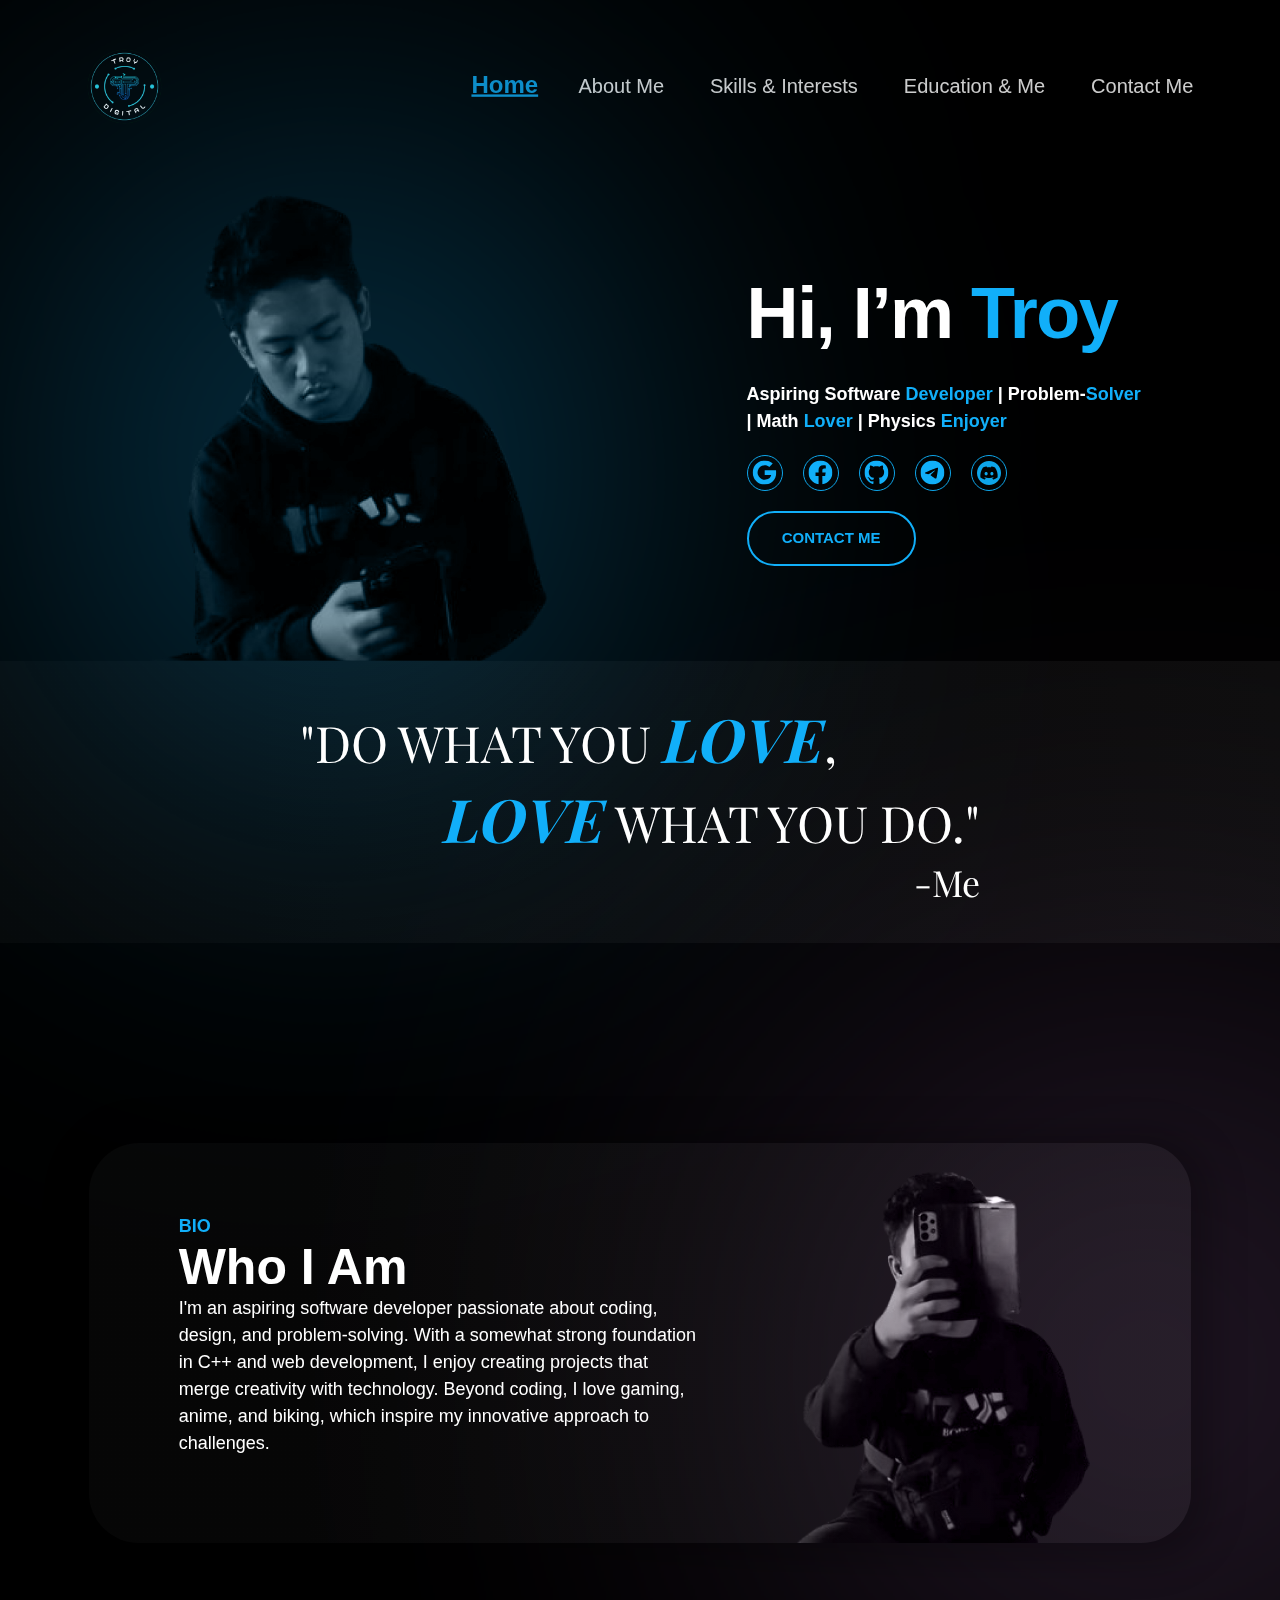
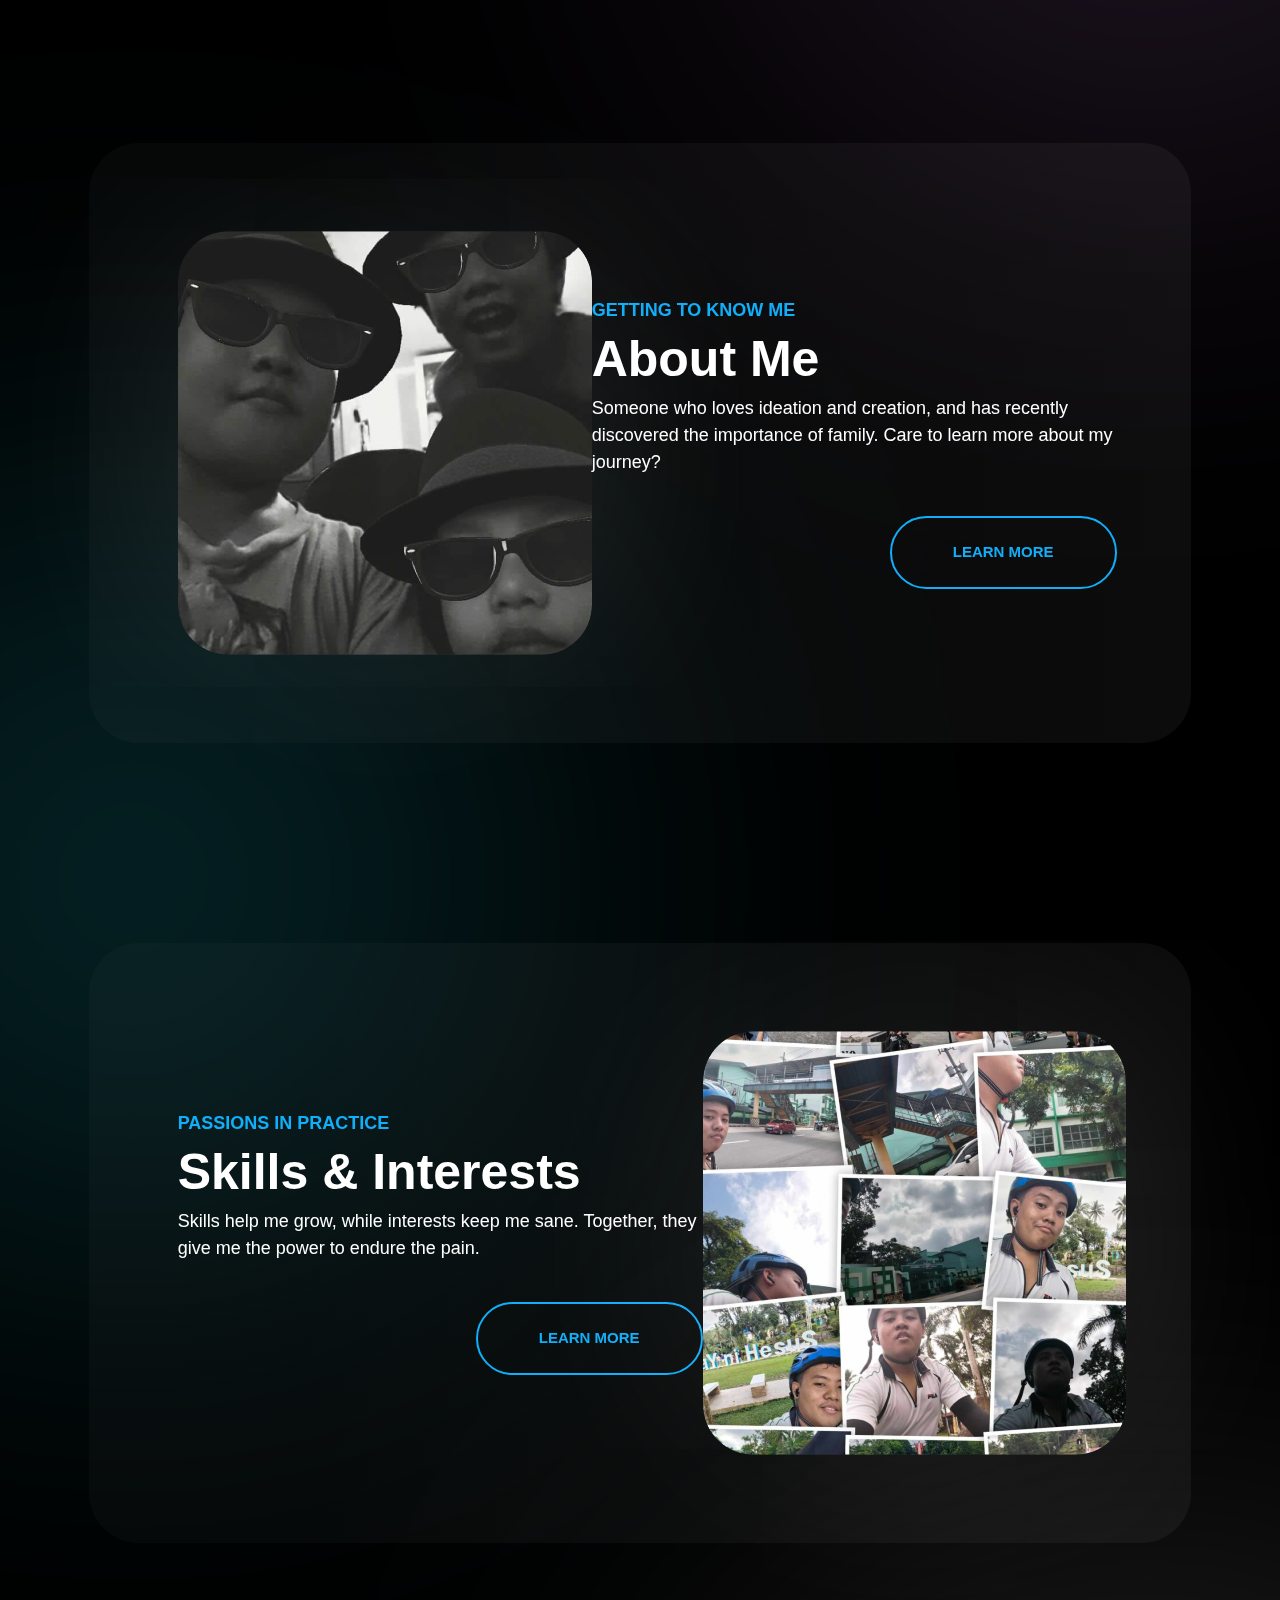
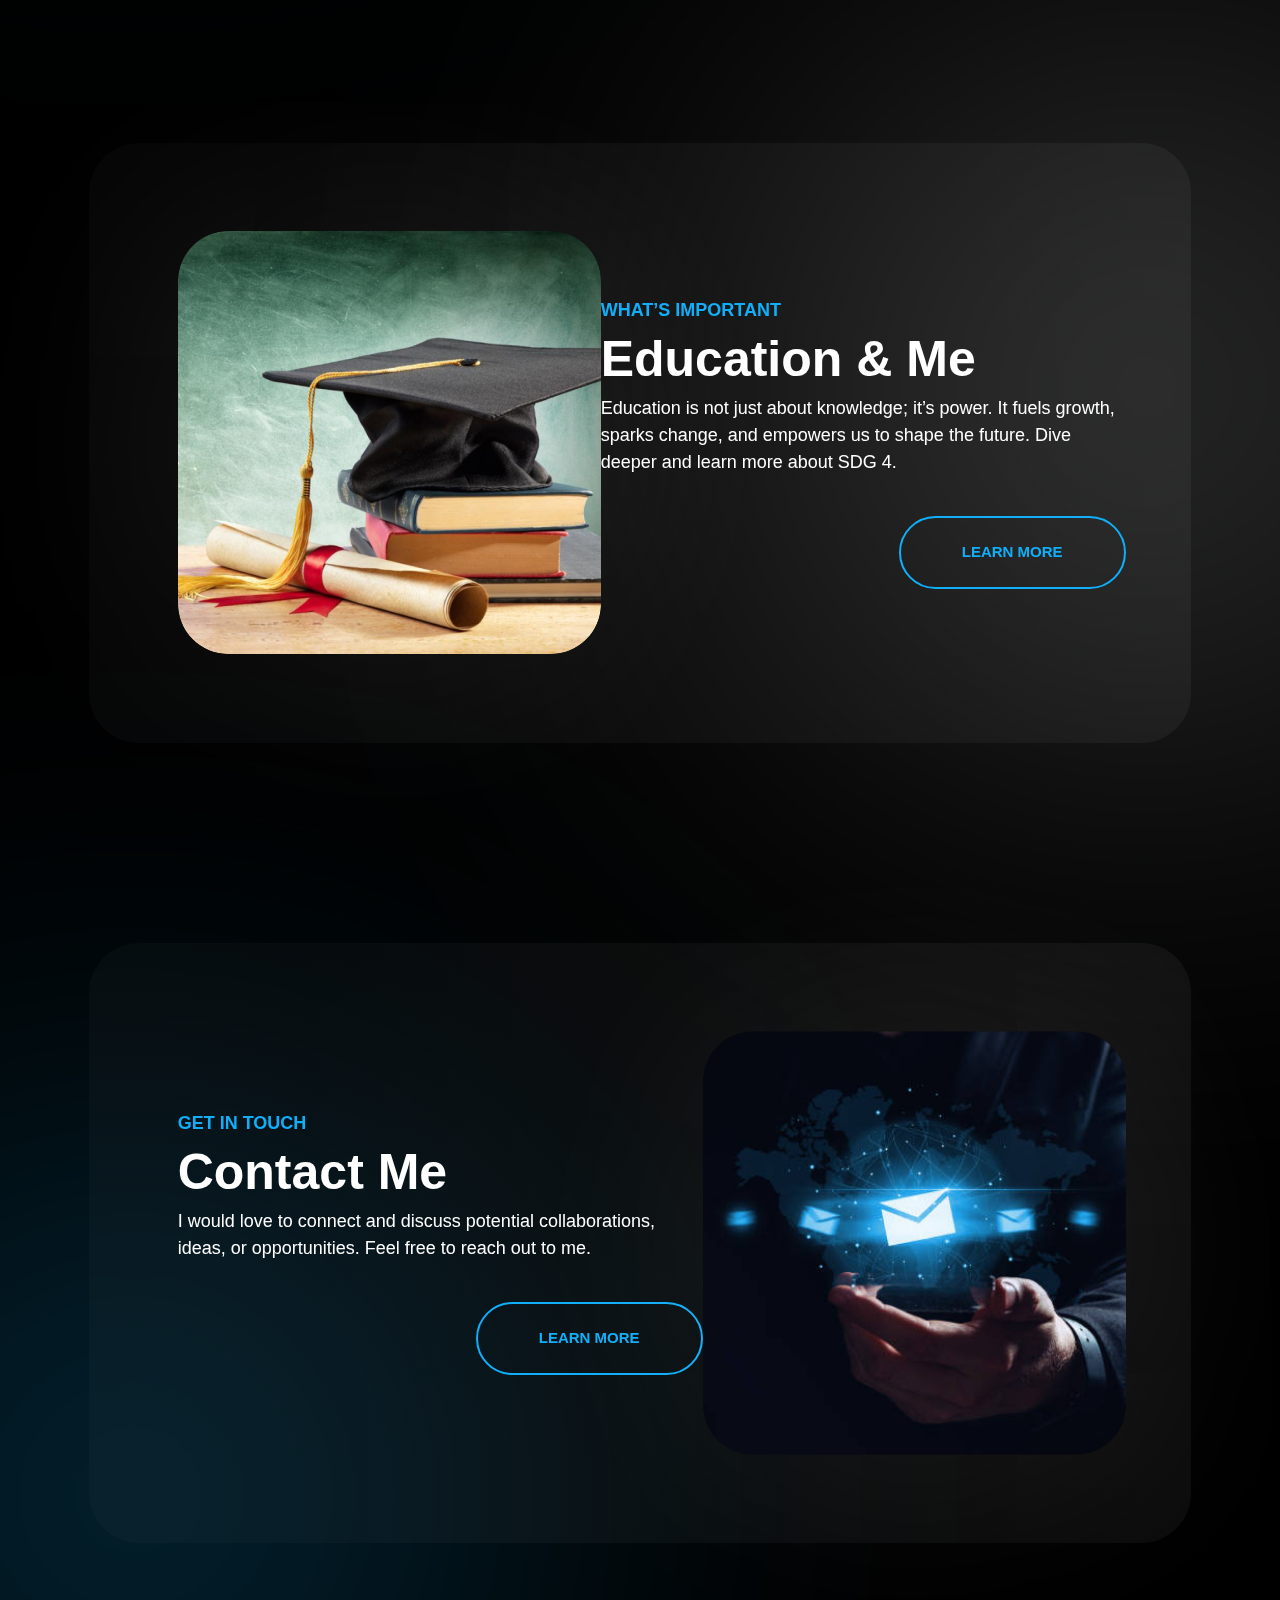
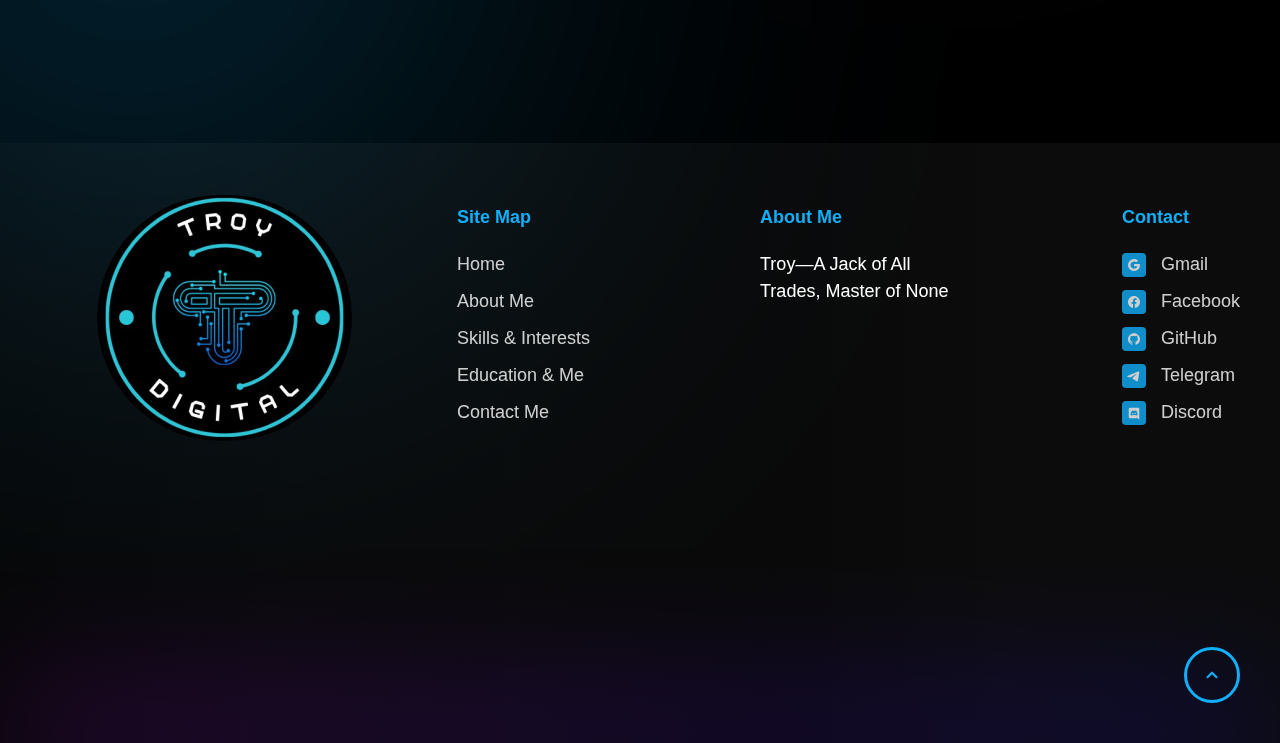
<file: index.html>
<!DOCTYPE html>
<html lang="en">
<head>
    <meta charset="UTF-8">
    <meta http-equiv="X-UA-Compatible" content="IE=edge">
    <meta name="viewport" content="width=device-width, initial-scale=1.0">
    <link rel="stylesheet" href="styles/home.css">
    <link rel="shortcut icon" href="images/homePics/troyLogo2.png" type="image/x-icon">
    <link rel="preconnect" href="https://fonts.googleapis.com">
    <link rel="preconnect" href="https://fonts.gstatic.com" crossorigin>
    <link href="https://fonts.googleapis.com/css2?family=Playfair+Display:ital,wght@0,400..900;1,400..900&family=Roboto:ital,wght@0,100;0,300;0,400;0,500;0,700;0,900;1,100;1,300;1,400;1,500;1,700;1,900&display=swap" rel="stylesheet">

    <title>Portfolio</title>
</head>
<body>
    <script src="scripts/home.js"></script>
    <div id="RectangleDesignBottom"></div>
    <div class="circleDesign" id="cd1"></div>
    <div class="circleDesign" id="cd2"></div>
    <div class="circleDesign" id="cd3"></div>
    <div class="circleDesign" id="cd4"></div>
    <div id="NavigationSection">
        <img id="TroyLogoNav" src="images/homePics/logoTroy.png" />
        <nav id="NavBar">
            <a class="NavLink" id="NavLinkSelected"><div >Home</div></a>
            <a class="NavLink" href="aboutMe.html"><div>About Me</div></a>
            <a class="NavLink" href="S&I.html"><div>Skills &amp; Interests</div></a>
            <a class="NavLink" href="SDG.html"><div>Education &amp; Me</div></a>
            <a class="NavLink" href="ContactMe.html"><div>Contact Me</div></a>
        </nav>
    </div>
    <div id="HeroSection">
        <div id="TroyHeroPicBg"></div>
        <img id="TroyHeroPic" src="images/homePics/troyPic.png" />
        <div id="HeroContent">
            <span class="Heading1">Hi, I’m <span class="BlueText">Troy</span></span>
            <div id="HeroText">
                <p class="BodyHero">Aspiring Software <span class="BlueText">Developer</span> | Problem-<span class="BlueText">Solver</span><br>
                | Math <span class="BlueText">Lover</span> | Physics <span class="BlueText">Enjoyer</span></span></p>
            </div>
            <div id="HeroLinks">
                <a target="_blank" href="mailto:menardtroyf@gmail.com" class="HeroIcon buttonClickable"><img  src="images/homePics/GoogleIcon.svg"/></a>
                <a target="_blank" href="https://www.facebook.com/menardtroy.fernandez.5/" class="HeroIcon buttonClickable"><img src="images/homePics/FacebookIcon.svg"/></a>
                <a target="_blank" href="https://github.com/Trill1um" class="HeroIcon buttonClickable"><img src="images/homePics/GitHubIcon.svg"/></a>
                <a target="_blank" href="https://t.me/illiumm" class="HeroIcon buttonClickable"><img src="images/homePics/TelegramIcon.svg"/></a>
                <a target="_blank" href="https://discord.com/users/ilium404" class="HeroIcon buttonClickable"><img src="images/homePics/DiscordIcon.png"/></a>
            </div>
            <div id="HeroButton" class="buttonClickable">
                <p class="ButtonText">Contact Me</p>
            </div>
        </div>
    </div>
    <div id="QuoteSection">
        <div id="quote">
            <pre id="quoteText">"DO WHAT YOU <span class="quoteLove">Love</span>,
            <span class="quoteLove">LOVE</span> WHAT YOU DO."</pre>
            <div id="quoteMeSection">
                <p id="quoteMe">-Me</p>
            </div>
        </div>
        
    </div>
    <div id="BodySection">
        <div id="BioSection">
            <div id="BioContent">
                <div class="Subheading">BIO</div>
                <div class="Heading2">Who I am</div>
                <div id="bioText" class="BodyText">
                    I&#039;m an aspiring software developer passionate about coding, design, and problem-solving. With a somewhat strong foundation in C++ and web development, I enjoy creating projects that merge creativity with technology. Beyond coding, I love gaming, anime, and biking, which inspire my innovative approach to challenges.
                </div>
            </div>
            <img id="troyPic2" src="images/homePics/troyPic2.png" />
        </div>
        <div id="AboutMeSection" class="Sections">
            <img id="aboutMePic" class="sectionPic" src="images/homePics/AboutMePic.png" />
            <div class="sectionContent">
                <div class="sectionText">
                    <div id="aboutMeTextSub" class="Subheading">GETTING TO KNOW ME</div>
                    <div id="aboutMeTextHead" class="Heading2">About Me</div>
                    <div id="aboutMeTextBody" class="BodyText">
                        Someone who loves ideation and creation, and has recently discovered
                        the importance of family. Care to learn more about my journey?
                    </div>
                </div>
                <div class="sectionButtonBox">
                    <div class="sectionButton buttonClickable" onclick="window.location.href='aboutMe.html'">
                        <div class="ButtonText">learn more</div>
                    </div>
                </div>
            </div>
        </div>
        <div id="SkillsAndInterests" class="Sections">
            <img id="SAndIPic" class="sectionPic" src="images/homePics/SAndIPic.png" />
            <div class="sectionContent">
                <div class="sectionText">
                    <div id="SAndITextSub" class="Subheading">Passions in Practice</div>
                    <div id="SAndITextHead" class="Heading2">Skills & interests</div>
                    <div id="SAndITextBody" class="BodyText">
                        Skills help me grow, while interests keep me sane. Together, they give me the power to endure the pain.
                    </div>
                </div>
                <div class="sectionButtonBox">
                    <div class="sectionButton buttonClickable" onclick="window.location.href='S&I.html'">
                        <div class="ButtonText">learn more</div>
                    </div>
                </div>
            </div>
        </div>
        <div id="EducationAndMe" class="Sections">
            <img id="EAMPic" class="sectionPic" src="images/homePics/EducationAndMePic.png" />
            <div class="sectionContent">
                <div class="sectionText">
                    <div id="EAMTextSub" class="Subheading">What’s Important</div>
                    <div id="EAMTextHead" class="Heading2">Education & Me</div>
                    <div id="EAMTextBody" class="BodyText">
                        Education is not just about knowledge; it’s power. It fuels growth, sparks change, and empowers us to shape the future. Dive deeper and learn more about SDG 4.
                    </div>
                </div>
                <div class="sectionButtonBox">
                    <div class="sectionButton buttonClickable" onclick="window.location.href='SDG.html'">
                        <div class="ButtonText">learn more</div>
                    </div>
                </div>
            </div>
        </div>
        <div id="ContactMe" class="Sections">
        <img id="CMPic" class="sectionPic" src="images/homePics/ContactMePic.png" />
        <div class="sectionContent">
            <div class="sectionText">
                <div id="CMTextSub" class="Subheading">Get in touch</div>
                <div id="CMTextHead" class="Heading2">Contact Me</div>
                <div id="CMTextBody" class="BodyText">I would love to connect and discuss potential collaborations, ideas, or opportunities. Feel free to reach out to me.</div>
            </div>
            <div class="sectionButtonBox">
                <div class="sectionButton buttonClickable" onclick="window.location.href='ContactMe.html'">
                    <div class="ButtonText">learn more</div>
                </div>
            </div>
        </div>
        </div>
    </div>
    <div id="FooterSection">
        <div id="footerContent">
            <img id="troyLogo2" src="images/homePics/troyLogo2.png" />
            <div id="footerTexts">
                <div class="footerTextsSections" id="footerTextsSitemap">
                    <div class="BodyHero BlueText SubSectionsLabel" id="siteMapLabel">Site Map</div>
                    <div class="BodyText footerTextsBodyBox">
                        <div class="SubSections" id="siteMapHome">Home</div>
                        <div onclick="window.location.href='aboutMe.html'" class="SubSections" id="siteMapAboutMe">About Me</div>
                        <div onclick="window.location.href='S&I.html'" class="SubSections" id="siteMaSI">Skills &amp; Interests</div>
                        <div onclick="window.location.href='SDG.html'" class="SubSections" id="siteMapEducationMe">Education &amp; Me</div>
                        <div onclick="window.location.href='ContactMe.html'" class="SubSections" id="siteMapContactMe">Contact Me</div>
                    </div>
                    
                </div>
                <div class="footerTextsSections" id="footerTextsAboutme">
                    <div class="BodyHero BlueText SubSectionsLabel" id="aboutMeLabel">About Me</div>
                    <div class="BodyText footerTextBody">
                        Troy—A Jack of All Trades, Master of None
                    </div>
                </div>
                <div class="footerTextsSections" id="footerTextsContact">
                    <div class="BodyHero BlueText SubSectionsLabel" id="contactLabel">Contact</div>
                    <div class="footerTextsBodyBox">
                        <div class="SubSections">
                            <a target="_blank" href="mailto:menardtroyf@gmail.com"><img src="images/homePics/FooterGoogleIcon.svg" /></a>
                            <a target="_blank" href="mailto:menardtroyf@gmail.com"><div class="BodyText footerTextBody">Gmail</div></a>
                        </div>
                        <div class="SubSections">
                            <a target="_blank" href="https://www.facebook.com/menardtroy.fernandez.5/"><img src="images/homePics/FooterFacebookIcon.svg" /></a>
                            <a target="_blank" href="https://www.facebook.com/menardtroy.fernandez.5/"><div class="BodyText footerTextBody">Facebook</div></a>
                        </div>
                        <div class="SubSections">
                            <a target="_blank" href="https://github.com/Trill1um"><img src="images/homePics/FooterGitHubIcon.svg" /></a>
                            <a target="_blank" href="https://github.com/Trill1um"><div class="BodyText footerTextBody">GitHub</div></a>
                        </div>
                        <div class="SubSections">
                            <a target="_blank" href="https://t.me/illiumm"><img src="images/homePics/FooterTelegramIcon.svg" /></a>
                            <a target="_blank" href="https://t.me/illiumm"><div class="BodyText footerTextBody">Telegram</div></a>
                        </div>
                        <div class="SubSections">
                            <a target="_blank" href="https://discord.com/users/ilium404"><img src="images/homePics/FooterDiscordIcon.svg" /></a>
                            <a target="_blank" href="https://discord.com/users/ilium404"><div class="BodyText footerTextBody">Discord</div></a>
                        </div>
                    </div>
                </div>
            </div>
        </div>
        <div id="footerBacktoTopButton" onclick="scrollToTop()">
            <img id="footerBackUpButtonImg" src="images/homePics/footerArrowButton.svg" />
        </div>
    </div>
</body>
</html>
</file>
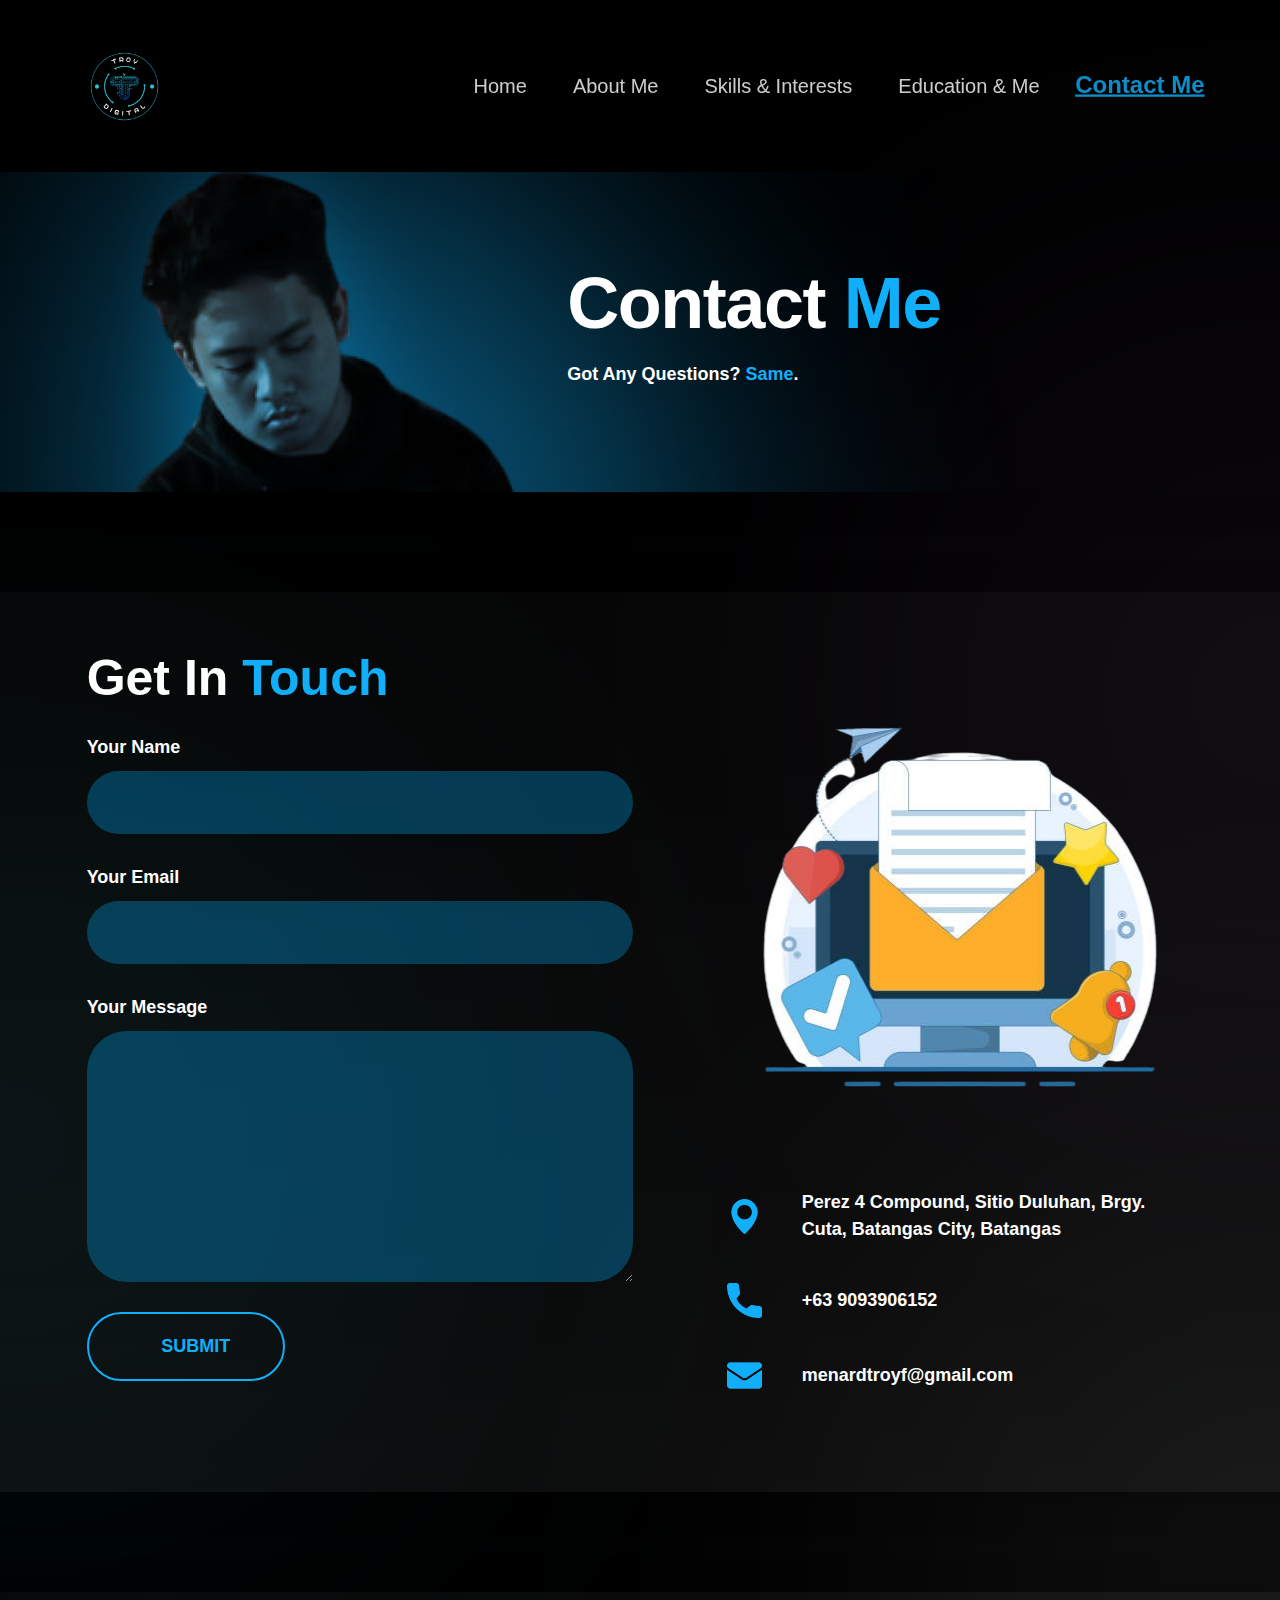
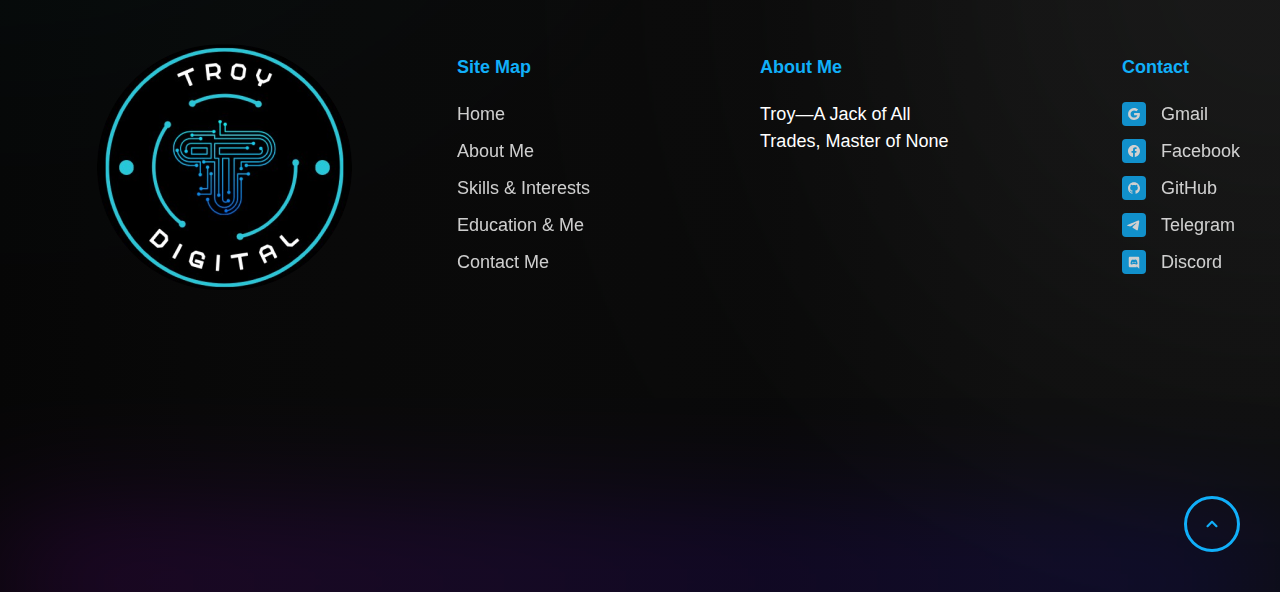
<file: ContactMe.html>
<!DOCTYPE html>
<html lang="en">
<head>
    <meta charset="UTF-8">
    <meta http-equiv="X-UA-Compatible" content="IE=edge">
    <meta name="viewport" content="width=device-width, initial-scale=1.0">
    <link rel="stylesheet" href="styles/ContactMe.css">
    <link rel="shortcut icon" href="images/homePics/troyLogo2.png" type="image/x-icon">
    <link rel="preconnect" href="https://fonts.googleapis.com">
    <link rel="preconnect" href="https://fonts.gstatic.com" crossorigin>
    <link href="https://fonts.googleapis.com/css2?family=Playfair+Display:ital,wght@0,400..900;1,400..900&family=Roboto:ital,wght@0,100;0,300;0,400;0,500;0,700;0,900;1,100;1,300;1,400;1,500;1,700;1,900&display=swap" rel="stylesheet">

    <title>Portfolio</title>
</head>
<body>
    <div id="RectangleDesignBottom"></div>
    <div class="circleDesign" id="cd2"></div>
    <div class="circleDesign" id="cd3"></div>
    <div class="circleDesign" id="cd4"></div>
    <div id="TopSection" class="Section">
        <div id="NavigationSection">
        <img id="TroyLogoNav" src="images/homePics/logoTroy.png" />
        <div id="NavBar">
            <a class="NavLink" href="index.html"><div >Home</div></a>
            <a class="NavLink" href="aboutMe.html"><div>About Me</div></a>
            <a class="NavLink" href="S&I.html"><div>Skills &amp; Interests</div></a>
            <a class="NavLink" href="SDG.html"><div>Education &amp; Me</div></a>
            <a class="NavLink" id="NavLinkSelected"><div>Contact Me</div></a>
        </div>
        </div>
        <div id="HeroBannerSection">
            <div id="bannerContent">
                <p class="Heading1" id="bannerContentTitle">Contact <span class="BlueText">Me</span></p>
                <p class="BodyHero" id="bannerContentSub">Got Any Questions? <span class="BlueText">Same</span>.</p>
            </div>
        </div>
    </div>
    <div id="GetInTouchSection" class="Section">
        <div id="GetInTouchSectionContent">
            <div id="GITSLeft">
                <div id="GITSLeftTitle" class="Heading2">Get In <span class="BlueText">Touch</span></div>
                <form action="mailto:menardtroyf@gmail.com" method="post" enctype="text/plain" id="GITSLeftForm">
                    <div id="formDividerName">
                        <label for="name" class="BodyHero">Your Name</label>
                        <input type="text" id="name" name="name" class="BodyText" required>
                    </div>
                    <div id="formDividerEmail">
                        <label for="email" class="BodyHero">Your Email</label>
                        <input type="text" id="email" name="email" class="BodyText" required >
                    </div>
                    <div id="formDividerMessage">
                        <label for="message" class="BodyHero">Your Message</label>
                        <textarea type="text" id="message" name="message" class="BodyText" required></textarea>
                    </div>
                    <input type="submit" value="SUBMIT" id="GITSLeftFormSubmit" class="BodyHero BlueText">
                </form>
            </div>
            <div id="GITSRight">
                <div id="GITSRightImg"></div>
                <div id="GITSRightCreds">
                    <div id="GITSRightCredsLoc" class="GITSRightCredsSections BodyHero">
                        <img id="GITSRightCredsLocIcon" class="GITSRightCredsIcons" src="images/contactMePics/locIcon.png">
                        <div id="GITSRightCredsLocText">Perez 4 Compound, Sitio Duluhan, Brgy. Cuta, Batangas City, Batangas</div>
                    </div>
                    <div id="GITSRightCredsCall" class="GITSRightCredsSections BodyHero">
                        <img id="GITSRightCredsCallIcon" class="GITSRightCredsIcons" src="images/contactMePics/callIcon.png">
                        <div id="GITSRightCredsCallText">+63 9093906152</div>
                    </div>
                    <div id="GITSRightCredsMsg" class="GITSRightCredsSections BodyHero">
                        <img id="GITSRightCredsMsgIcon" class="GITSRightCredsIcons" src="images/contactMePics/emailIcon.png">
                        <div id="GITSRightCredsMsgText">menardtroyf@gmail.com</div>
                    </div>
                </div>
            </div>
        </div>
    </div>
    <div id="FooterSection" class="Section">
        <div id="footerContent">
            <img id="troyLogo2" src="images/homePics/troyLogo2.png" />
            <div id="footerTexts">
                <div class="footerTextsSections" id="footerTextsSitemap">
                    <div class="BodyHero BlueText SubSectionsLabel" id="siteMapLabel">Site Map</div>
                    <div class="BodyText footerTextsBodyBox">
                        <div onclick="window.location.href='index.html'" class="SubSections" id="siteMapHome">Home</div>
                        <div onclick="window.location.href='aboutMe.html'" class="SubSections" id="siteMapAboutMe">About Me</div>
                        <div onclick="window.location.href='S&I.html'" class="SubSections" id="siteMaSI">Skills &amp; Interests</div>
                        <div onclick="window.location.href='SDG.html'" class="SubSections" id="siteMapEducationMe">Education &amp; Me</div>
                        <div class="SubSections" id="siteMapContactMe">Contact Me</div>
                    </div>
                    
                </div>
                <div class="footerTextsSections" id="footerTextsAboutme">
                    <div class="BodyHero BlueText SubSectionsLabel" id="aboutMeLabel">About Me</div>
                    <div class="BodyText footerTextBody">
                        Troy—A Jack of All Trades, Master of None
                    </div>
                </div>
                <div class="footerTextsSections" id="footerTextsContact">
                    <div class="BodyHero BlueText SubSectionsLabel" id="contactLabel">Contact</div>
                    <div class="footerTextsBodyBox">
                        <div class="SubSections">
                            <a target="_blank" href="mailto:menardtroyf@gmail.com"><img src="images/homePics/FooterGoogleIcon.svg" /></a>
                            <a target="_blank" href="mailto:menardtroyf@gmail.com"><div class="BodyText footerTextBody">Gmail</div></a>
                        </div>
                        <div class="SubSections">
                            <a target="_blank" href="https://www.facebook.com/menardtroy.fernandez.5/"><img src="images/homePics/FooterFacebookIcon.svg" /></a>
                            <a target="_blank" href="https://www.facebook.com/menardtroy.fernandez.5/"><div class="BodyText footerTextBody">Facebook</div></a>
                        </div>
                        <div class="SubSections">
                            <a target="_blank" href="https://github.com/Trill1um"><img src="images/homePics/FooterGitHubIcon.svg" /></a>
                            <a target="_blank" href="https://github.com/Trill1um"><div class="BodyText footerTextBody">GitHub</div></a>
                        </div>
                        <div class="SubSections">
                            <a target="_blank" href="https://t.me/illiumm"><img src="images/homePics/FooterTelegramIcon.svg" /></a>
                            <a target="_blank" href="https://t.me/illiumm"><div class="BodyText footerTextBody">Telegram</div></a>
                        </div>
                        <div class="SubSections">
                            <a target="_blank" href="https://discord.com/users/ilium404"><img src="images/homePics/FooterDiscordIcon.svg" /></a>
                            <a target="_blank" href="https://discord.com/users/ilium404"><div class="BodyText footerTextBody">Discord</div></a>
                        </div>
                    </div>
                </div>
            </div>
        </div>
        <div id="footerBacktoTopButton" onclick="scrollToTop()">
            <img id="footerBackUpButtonImg" src="images/homePics/footerArrowButton.svg" />
        </div>
    </div>
    <script src="scripts/contactMe.js"></script> 
</body>
</html>
</file>
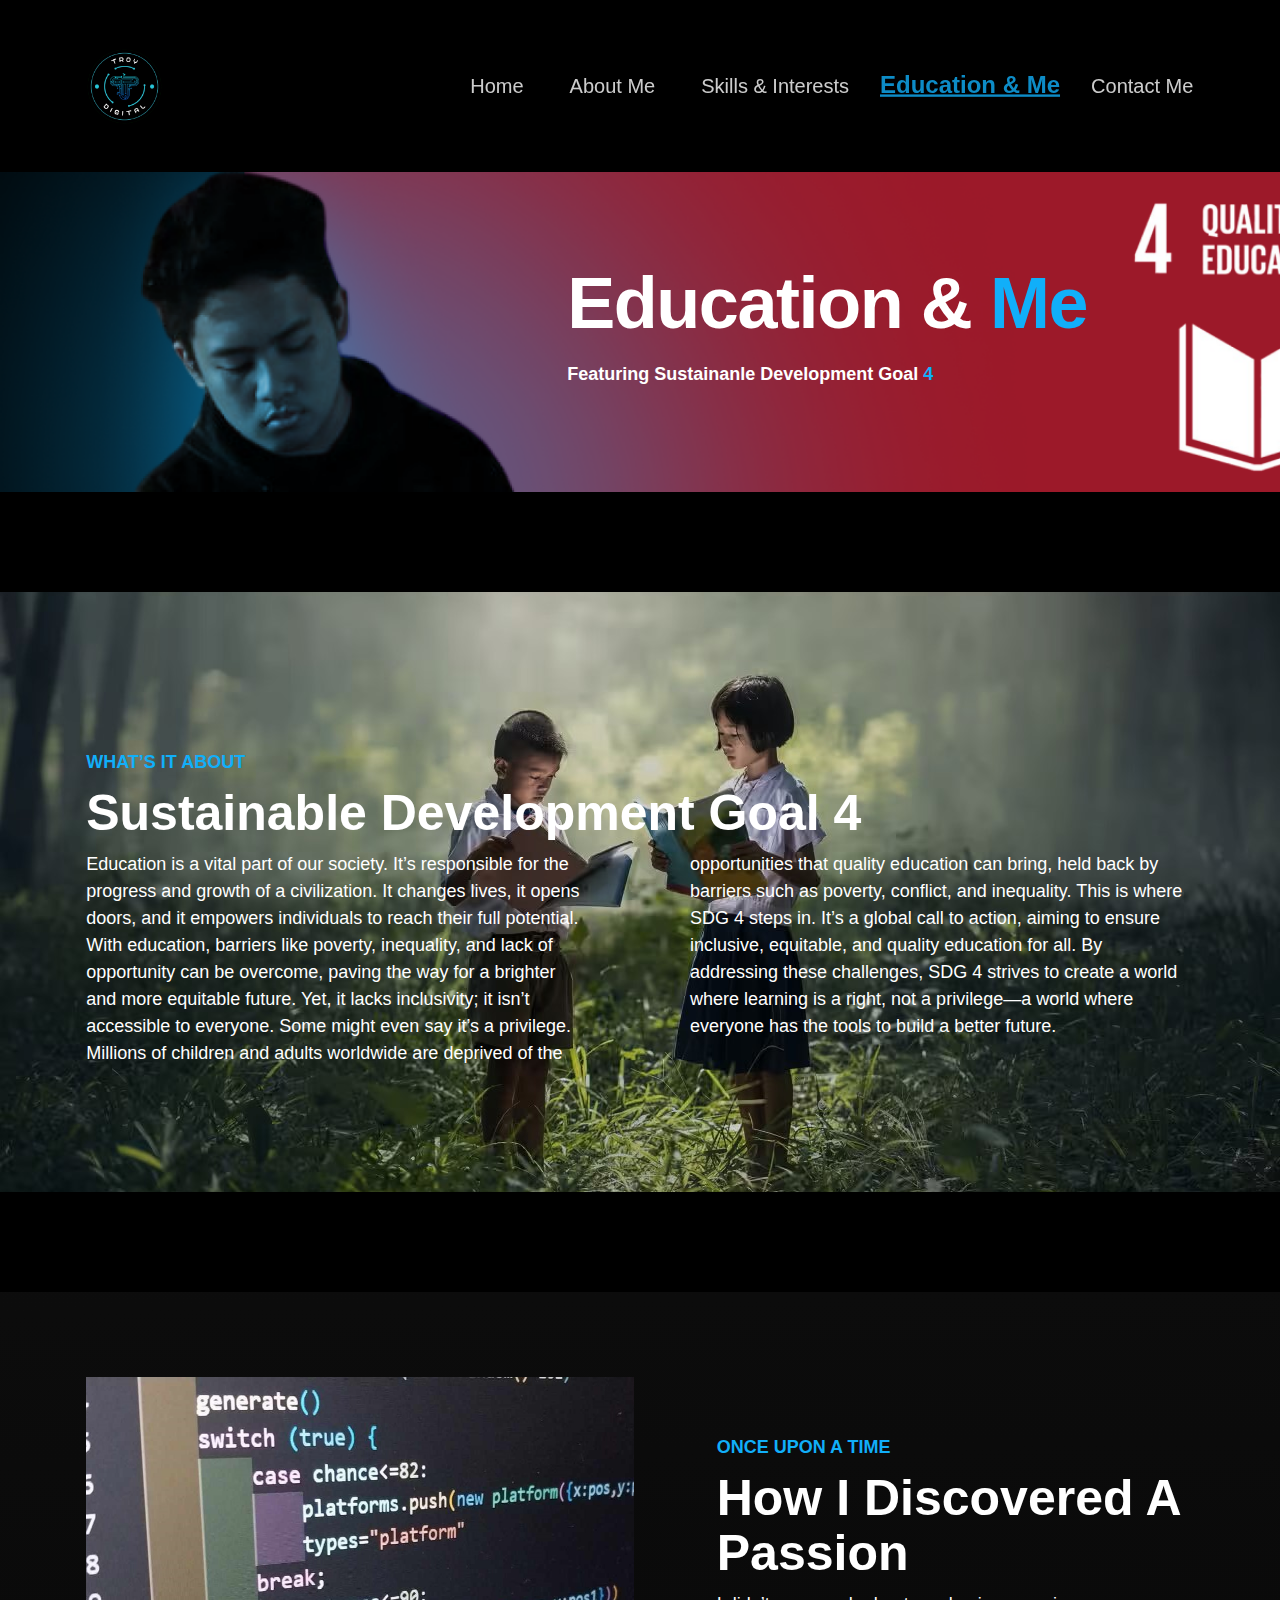
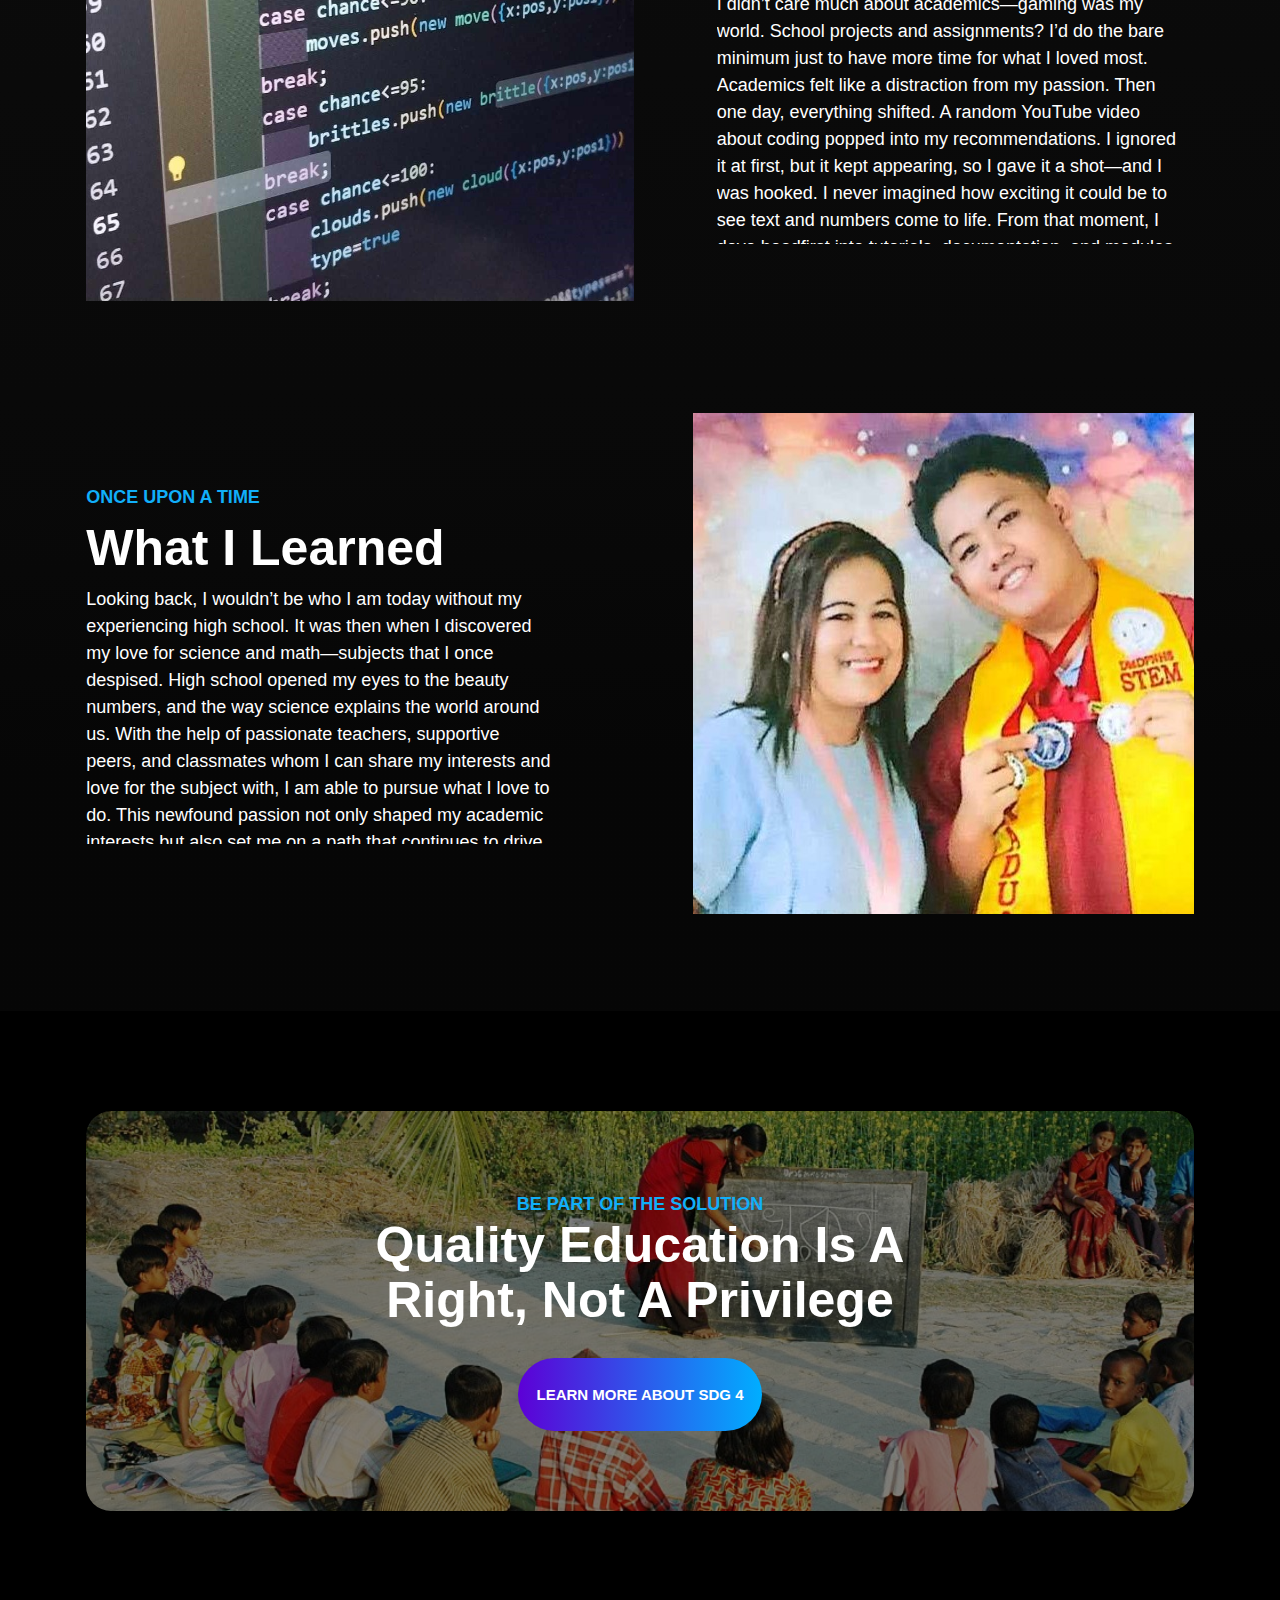
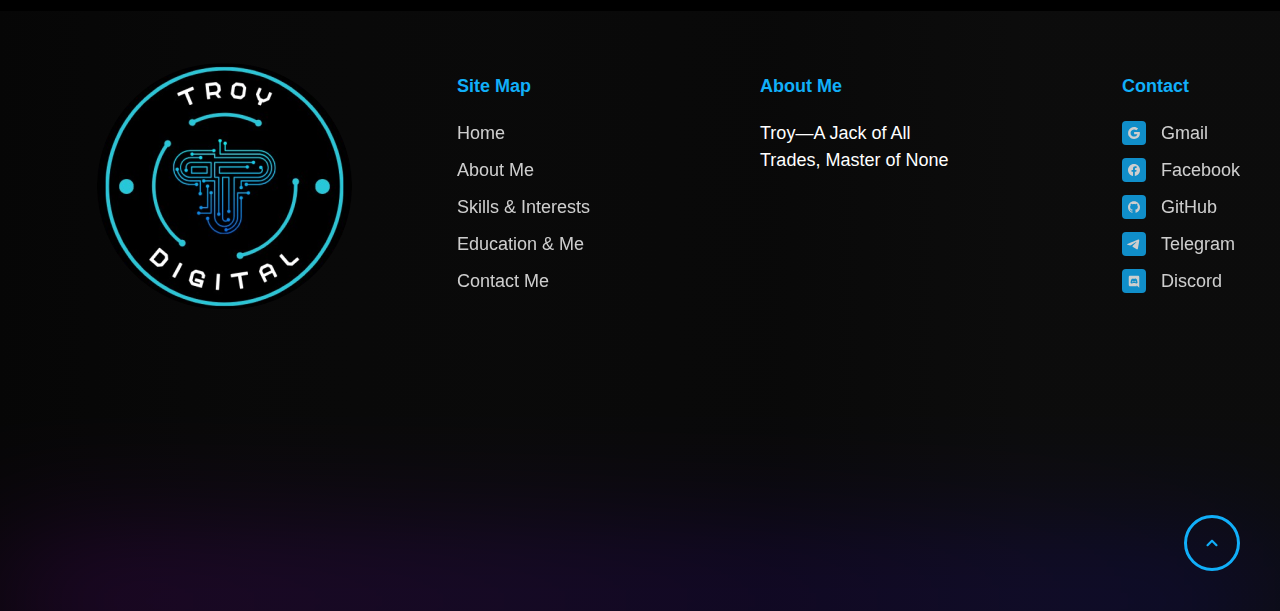
<file: SDG.html>
<!DOCTYPE html>
<html lang="en">
<head>
    <meta charset="UTF-8">
    <meta http-equiv="X-UA-Compatible" content="IE=edge">
    <meta name="viewport" content="width=device-width, initial-scale=1.0">
    <link rel="stylesheet" href="styles/sdg.css">
    <link rel="shortcut icon" href="images/homePics/troyLogo2.png" type="image/x-icon">
    <link rel="preconnect" href="https://fonts.googleapis.com">
    <link rel="preconnect" href="https://fonts.gstatic.com" crossorigin>
    <link href="https://fonts.googleapis.com/css2?family=Playfair+Display:ital,wght@0,400..900;1,400..900&family=Roboto:ital,wght@0,100;0,300;0,400;0,500;0,700;0,900;1,100;1,300;1,400;1,500;1,700;1,900&display=swap" rel="stylesheet">

    <title>Portfolio</title>
</head>
<body>
    <div id="RectangleDesignBottom"></div>
    <!-- Can't Fix clickScrolling (i.e., scroll when clicking an image) -->
    <!-- <div class="circleDesign" id="cd1"></div>
    <div class="circleDesign" id="cd2"></div>
    <div class="circleDesign" id="cd3"></div>
    <div class="circleDesign" id="cd4"></div> -->
    <div id="TopSection" class="Section">
        <div id="NavigationSection">
        <img id="TroyLogoNav" src="images/homePics/logoTroy.png" />
        <div id="NavBar">
            <a class="NavLink" href="index.html"><div >Home</div></a>
            <a class="NavLink" href="aboutMe.html"><div>About Me</div></a>
            <a class="NavLink" href="S&I.html"><div>Skills &amp; Interests</div></a>
            <a class="NavLink" id="NavLinkSelected"><div>Education &amp; Me</div></a>
            <a class="NavLink" href="ContactMe.html"><div>Contact Me</div></a>
        </div>
        </div>
        <div id="HeroBannerSection">
            <div id="bannerContent">
                <p class="Heading1" id="bannerContentTitle">Education & <span class="BlueText">Me</span></p>
                <p class="BodyHero" id="bannerContentSub">Featuring Sustainanle Development Goal <span class="BlueText">4</span></p>
            </div>
        </div>
    </div>
    <div id="WhatSection" class="Section">
        <div id="WhatSectionContent">
            <div id="WSCText">
                <div id="WSCTextSub" class="Subheading">What’s it about</div>
                <div id="WSCTextTitle" class="Heading2">Sustainable Development Goal 4</div>
                <div id="WSCTextBody" class="BodyText">Education is a vital part of our society. It’s responsible for the progress and growth of a civilization. It changes lives, it opens doors, and it empowers individuals to reach their full potential. With education, barriers like poverty, inequality, and lack of opportunity can be overcome, paving the way for a brighter and more equitable future. Yet, it lacks inclusivity; it isn’t accessible to everyone. Some might even say it’s a privilege. Millions of children and adults worldwide are deprived of the opportunities that quality education can bring, held back by barriers such as poverty, conflict, and inequality. This is where SDG 4 steps in. It’s a global call to action, aiming to ensure inclusive, equitable, and quality education for all. By addressing these challenges, SDG 4 strives to create a world where learning is a right, not a privilege—a world where everyone has the tools to build a better future.</div>
            </div>
        </div>
    </div>
    <div id="OnceUponATimeSection" class="Section">
        <div id="OnceUponATimeSectionContent">
            <div id="OUATSCTopContent">
                <img id="OUATSCTopContentImage" src="images/sdgPics/storyTopImage.jpg" alt="">
                <div id="OUATSCTopContentText">
                    <div id="OUATSCTopContentTextSub" class="Subheading">Once upon a time</div>
                    <div id="OUATSCTopContentTextTitle" class="Heading2">How I Discovered a Passion</div>
                    <div id="OUATSCTopContentTextBody" class="BodyText customScroll">I didn’t care much about academics—gaming was my world. School projects and assignments? I’d do the bare minimum just to have more time for what I loved most. Academics felt like a distraction from my passion. Then one day, everything shifted. A random YouTube video about coding popped into my recommendations. I ignored it at first, but it kept appearing, so I gave it a shot—and I was hooked. I never imagined how exciting it could be to see text and numbers come to life. From that moment, I dove headfirst into tutorials, documentation, and modules scattered across the web. What started as curiosity quickly turned into a drive to learn and create. Looking back, I realize I wouldn’t be here without that one YouTube recommendation. It sparked a passion that led me to Computer Science, something I wouldn’t have discovered otherwise, especially since programming wasn’t part of the high school curriculum. The inclusivity of online resources—tutorials, free docs, and community support—gave me the opportunity to explore and grow, showing how accessible education can lead opportunities, much like the mission of SDG 4.</div>
                </div>
            </div>
            <div id="OUATSCBottomContent">
                <div id="OUATSCBottomContentText">
                    <div id="OUATSCBottomContentTextSub" class="Subheading">Once upon a time</div>
                    <div id="OUATSCBottomContentTextTitle" class="Heading2">What I learned</div>
                    <div id="OUATSCBottomContentTextBody" class="BodyText customScroll">Looking back, I wouldn’t be who I am today without my experiencing high school. It was then when I discovered my love for science and math—subjects that I once despised. High school opened my eyes to the beauty numbers, and the way science explains the world around us. With the help of passionate teachers, supportive peers, and classmates whom I can share my interests and love for the subject with, I am able to pursue what I love to do. This newfound passion not only shaped my academic interests but also set me on a path that continues to drive me today. It’s telling what education can do. And it being accessible is a necessity.</div>
                </div>
                <img id="OUATSCBottomContentImage" src="images/sdgPics/storyBottomImage.jpg" alt="">
            </div>
        </div>
    </div>
    <div id="CallToActionSection" class="Section">
        <div id="CallToActionSectionContent">
            <div id="CTASCText">
                <div id="CTASCTextSub" class="Subheading">Be Part of the Solution</div>
                <div id="CTASCTextTitle" class="Heading2">Quality education is a right, not a privilege</div>
            </div>
            <div id="CTASCButton" class="BodyHero" onclick="window.open('https://sdgs.un.org/goals/goal4', '_blank')">LEARN MORE ABOUT SDG 4</div>
        </div>
    </div>
    <div id="FooterSection" class="Section">
        <div id="footerContent">
            <img id="troyLogo2" src="images/homePics/troyLogo2.png" />
            <div id="footerTexts">
                <div class="footerTextsSections" id="footerTextsSitemap">
                    <div class="BodyHero BlueText SubSectionsLabel" id="siteMapLabel">Site Map</div>
                    <div class="BodyText footerTextsBodyBox">
                        <div onclick="window.location.href='index.html'" class="SubSections" id="siteMapHome">Home</div>
                        <div onclick="window.location.href='aboutMe.html'" class="SubSections" id="siteMapAboutMe">About Me</div>
                        <div onclick="window.location.href='S&I.html'" class="SubSections" id="siteMaSI">Skills &amp; Interests</div>
                        <div class="SubSections" id="siteMapEducationMe">Education &amp; Me</div>
                        <div onclick="window.location.href='ContactMe.html'" class="SubSections" id="siteMapContactMe">Contact Me</div>
                    </div>
                    
                </div>
                <div class="footerTextsSections" id="footerTextsAboutme">
                    <div class="BodyHero BlueText SubSectionsLabel" id="aboutMeLabel">About Me</div>
                    <div class="BodyText footerTextBody">
                        Troy—A Jack of All Trades, Master of None
                    </div>
                </div>
                <div class="footerTextsSections" id="footerTextsContact">
                    <div class="BodyHero BlueText SubSectionsLabel" id="contactLabel">Contact</div>
                    <div class="footerTextsBodyBox">
                        <div class="SubSections">
                            <a target="_blank" href="mailto:menardtroyf@gmail.com"><img src="images/homePics/FooterGoogleIcon.svg" /></a>
                            <a target="_blank" href="mailto:menardtroyf@gmail.com"><div class="BodyText footerTextBody">Gmail</div></a>
                        </div>
                        <div class="SubSections">
                            <a target="_blank" href="https://www.facebook.com/menardtroy.fernandez.5/"><img src="images/homePics/FooterFacebookIcon.svg" /></a>
                            <a target="_blank" href="https://www.facebook.com/menardtroy.fernandez.5/"><div class="BodyText footerTextBody">Facebook</div></a>
                        </div>
                        <div class="SubSections">
                            <a target="_blank" href="https://github.com/Trill1um"><img src="images/homePics/FooterGitHubIcon.svg" /></a>
                            <a target="_blank" href="https://github.com/Trill1um"><div class="BodyText footerTextBody">GitHub</div></a>
                        </div>
                        <div class="SubSections">
                            <a target="_blank" href="https://t.me/illiumm"><img src="images/homePics/FooterTelegramIcon.svg" /></a>
                            <a target="_blank" href="https://t.me/illiumm"><div class="BodyText footerTextBody">Telegram</div></a>
                        </div>
                        <div class="SubSections">
                            <a target="_blank" href="https://discord.com/users/ilium404"><img src="images/homePics/FooterDiscordIcon.svg" /></a>
                            <a target="_blank" href="https://discord.com/users/ilium404"><div class="BodyText footerTextBody">Discord</div></a>
                        </div>
                    </div>
                </div>
            </div>
        </div>
        <div id="footerBacktoTopButton" onclick="scrollToTop()">
            <img id="footerBackUpButtonImg" src="images/homePics/footerArrowButton.svg" />
        </div>
    </div>
    <script src="scripts/sdg.js"></script> 
</body>
</html>
</file>
<file: styles/home.css>
html{
    background-color: black;
    width: 100%;
    height: auto;
    color: white;
    display: flex;
    justify-content: center;
    overflow-y: scroll;
    overflow-x: hidden;
    scrollbar-width: none;
    scroll-behavior: smooth;
}

body{
    width: 100%;
    display: flex;
    flex-direction: column;
    margin: 0;
    align-items: center;
    position: relative;
}

a{
    display: flex;
    align-items: center;
    justify-content: center;
    text-decoration: none;
}

.buttonClickable:active{
    transform: scale(0.95);
    opacity: 0.8;
}

.buttonClickable:hover:not(:active){
    transform: scale(1.1);
    filter: brightness(1.2);
}


#BodySection{
    width: 86.1458%;
    display: flex;
    flex-direction: column;
    height: inherit; 
    margin: 0;
    gap: 12.5rem;
    position: relative;
}

.Heading1{
    font-size: 4.5rem;
    line-height: 5.85rem;
    letter-spacing: -0.09rem;
    font-weight: 700;
    font-family: "Inter-Bold", sans-serif;
}

.Heading2 {
    font-size: 3.125rem;
    color: white;
    line-height: 110%;
    font-family: "Inter", sans-serif;
    font-weight: 600;
    letter-spacing: -2%;
    text-transform: capitalize;
}

.Subheading{
    font-size: 1.125rem;
    color: #11aff9;
    line-height: 150%;
    font-family: "Inter", sans-serif;;
    font-weight: 600;
    text-transform: uppercase;
}

.BodyHero{
    font-size: 1.125rem;
    line-height: 1.6875rem;
    letter-spacing: 0;
    font-weight: 600;
    font-family: "Inter-Regular", sans-serif;
    margin: 0;
}

.BlueText{
    color: #11AFF9;
}

.BodyText{
    font-size: 1.125rem;
    color: white;
    font-family: "Inter", sans-serif;
    line-height: 150%;
    font-weight: 400;
}

#RectangleDesignBottom {
    background: linear-gradient(
        90deg,
        rgba(189, 0, 255, 1) 0%,
        rgba(0, 5, 255, 1) 100%
    );
    width: 100%;
    height: 20px;
    position: absolute;
    bottom: 0;
    filter: blur(72.65px);
}

.circleDesign{
    border-radius: 50%;
    opacity: 0.5;
    width: 522px;
    height: 522px;
    position: absolute;
    filter: blur(300px);
    z-index: -10;
}

#cd1{
    background: #11aff9;
    left: -10%;
    top: 80%;
}

#cd2{
    background: rgba(250, 255, 251, 0.82);
    right: -10%;
    top: 60%;
}

#cd3{
    background: #1ab6c7;
    left: -10%;
    top: 40%;
}

#cd4{
    background: #ae75c2;
    right: -10%;
    top: 20%;
}

#NavigationSection {
    margin: 50px 0px;
    width: 86.458%;
    height: 72px;
    display: flex;
    align-items: center;
    justify-content: space-between;
}

#TroyLogoNav {
    border-radius: 36px;
    flex-shrink: 0;
    width: 4.6875rem;
    height: 4.6875rem;
    object-fit: cover;
}

#NavBar {
    display: grid;
    grid-auto-flow: column;
    gap: 2.875rem;
    align-items: center;
}

#NavLinkSelected {
    color: #11aff9;
    font-family: "Inter-Bold", sans-serif;
    transform: scale(1.2) translateY(-1px);
    font-weight: 700;
    text-decoration: underline;
}

.NavLink {
    font-family: "Inter-Regular", sans-serif;
    font-size: 1.25rem;
    line-height: 1.625rem;
    font-weight: 400;
    opacity: 0.8;
    color: white;
} 

.NavLink:active {
    color: white;
}

#HeroSection {
    width: 100%;
    display: flex;
    align-items: center;
    height: 488.61px;
    gap: 160px;
    flex-direction: row;
    position: relative;
    margin-left: 128px;
}

#TroyHeroPic {
    width: 522.46;
    height: 488.61px;
    mix-blend-mode: luminosity;
}

#TroyHeroPicBg{
    background: radial-gradient(circle, rgba(14, 164, 233, 1),rgba(14, 164, 233, .5));
    filter: blur(250px);
    width: 300px;
    height: 550px;
    position: absolute;
    border-radius: 50%;
    top: 15px;
    left: 120px;
    transform:rotateZ(-10deg);
}

#HeroContent {
    display: flex;
    flex-direction: column;
    gap: 20px;
    align-items: flex-start;
    justify-content: flex-start;
    flex-shrink: 0;
    width: 404px;
    position: relative;
}

#HeroText{
    align-self: stretch;
    text-align: left;
}

#HeroLinks {
    display: flex;
    flex-direction: row;
    gap: 20px;
    align-items: center;
    justify-content: flex-start;
    flex-shrink: 0;
    position: relative;
}

.HeroIcon {
    width: 24px;
    height: 24px;
    border: solid 1px #0ea5e9;
    border-radius: 50%;
    padding: 5px;
    cursor: pointer;
}

#HeroButton{
    border-radius: 50px;
    border-style: solid;
    border-color: #11aff9;
    border-width: 2px;
    display: flex;
    flex-direction: row;
    gap: 10px;
    align-items: center;
    justify-content: center;
    flex-shrink: 0;
    width: 165px;
    height: 51px;
    position: relative;
    cursor: pointer;
}

.ButtonText{
    color: #11aff9;
    font-family: "Inter-SemiBold", sans-serif;
    font-size: 15px;
    line-height: 150%;
    font-weight: 600;
    text-transform: uppercase;
    margin: 0;
} 

#QuoteSection{
    background: linear-gradient(
        90deg,
        rgba(119, 119, 119, 0.05) 20%,
        rgba(170, 170, 170, 0.05) 40%,
        rgba(187, 187, 187, 0.05) 60%,
        rgba(204, 204, 204, 0.05) 80%,
        rgba(238, 238, 238, 0.05) 100%
    );
    display: flex;
    align-items: center;
    justify-content: center;
    width: 100%;
    height: 282px;
    margin: 0;
    box-sizing: border-box;
    padding: 24px 0px;
}

#quoteText{
    margin: 0;
    font-size: 3.125rem;
    font-family: "Playfair Display", serif;
    
    align-items: center;
}

#quoteMeSection{
    display: flex;
    margin: 0;
    font-size: 2.25rem;
    height: 100%;
    justify-content: flex-end;
}

#quoteMe{
    margin:0;
    font-size: 2.25rem;
}

#quote{
    position: relative;
    font-family: "Playfair Display", serif;
}

.quoteLove{
    color: #11aff9;
    font-weight: 700;
    font-size: 60px;
    font-style: italic;
    text-transform: uppercase;
}

#BioSection {
    margin-top: 200px;
    background: linear-gradient(
        90.54deg,
        rgba(119, 119, 119, 0.05) 20%,
        rgba(170, 170, 170, 0.05) 40%,
        rgba(187, 187, 187, 0.05) 60%,
        rgba(204, 204, 204, 0.05) 80%,
        rgba(238, 238, 238, 0.05) 100%
    );
    padding: 0px 90px;
    border-radius: 50px;
    display: flex;
    flex-direction: row;
    align-items: center;
    justify-content: space-between;
    box-shadow: 5px 5px 35px 15px rgba(0, 0, 0, 0.25);
}

#BioContent{
    width: 525px;
    height: 260px;
}

#bioText{   
    width: 100%;
}

#troyPic2{
    object-fit: cover;
    mix-blend-mode: luminosity;
}

.Sections{
    background: linear-gradient(
        90deg,
        rgba(119, 119, 119, 0.05) 20%,
        rgba(170, 170, 170, 0.05) 40%,
        rgba(187, 187, 187, 0.05) 60%,
        rgba(204, 204, 204, 0.05) 80%,
        rgba(238, 238, 238, 0.05) 100%
    );
    padding: 0px 89px;
    border-radius: 50px;
    display: flex;
    align-items: center;
    justify-content: space-between;
    width: 100%;
    height: 600px;
    box-sizing: border-box;
}

.sectionContent{
    display: flex;
    flex-direction: column;
    gap: 40px;
    justify-content: flex-end;
}

.sectionText{
    display: flex;
    flex-direction: column;
    width: 525px;
    gap: 8px;
    font-size: 1.125rem;
}

.sectionPic{
    box-shadow: 0px 0px 250px -50px rgba(255, 255, 255, 0.2);
}

.sectionButtonBox{
    display: flex;
    justify-content: flex-end;
    cursor: pointer;
}

.sectionButton {
    border: solid 2px #11aff9;
    border-radius: 50px;
    display: flex;
    flex-direction: row;
    align-items: center;
    justify-content: center;
    width: 223px;
    height: 69px;
}

.sectionButtonText{
    display: flex;
    justify-content: flex-end;
}

#SAndIPic,#CMPic{
    order: 2;
}

#aboutMePic,#SAndIPic,#CMPic,#EAMPic{
    border-radius: 50px;
}

#FooterSection {
    margin-top: 200px;
    background: linear-gradient(
        90deg,
        rgba(119, 119, 119, 0.05) 0%,
        rgba(170, 170, 170, 0.05) 20%,
        rgba(187, 187, 187, 0.05) 40%,
        rgba(170, 170, 170, 0.05) 60%,
        rgba(238, 238, 238, 0.05) 80%
    );
    box-sizing: border-box;
    padding: 52px 40px 40px 97px;
    display: flex;
    flex-direction: column;
    gap: 10px;
    width: 100%;
    height: 600px;
    position: relative;
}

#footerContent {
    display: inline-flex;
    flex-direction: row;
    gap: 105px;
    width: 100%;
    align-items: center;
    justify-content: flex-start;
    position: relative;
}

#troyLogo2 {
    border-radius: 123px;
    flex-shrink: 0;
    width: 255px;
    height: 246px;
    position: relative;
    object-fit: cover;
}

#footerTexts {
    display: inline-flex;
    flex-direction: row;
    gap: 170px;
    width: 100%;
}

.footerTextsSections {
    display: inline-flex;
    flex-direction: column;
    height: 227px;
    gap: 20px;
}

.footerTextsBodyBox{
    display: inline-flex;
    flex-direction: column;
    gap: 10px;
    width: max-content;
    opacity: .8;

}

.SubSections{
    display: inline-flex;
    gap: 15px;
    align-items: center;
    cursor: pointer;
}

#footerBacktoTopButton {
    width: 20px;
    height: 20px;
    border: solid #11AFF9 3px;
    border-radius: 50%;
    padding: 15px;
    position: absolute;
    right: 40px;
    bottom: 40px;
    overflow: visible;
    display: flex;
    justify-content: center;
    align-items: center;
}

#footerBackUpButtonImg{
    width: 1em;
    height: 1em;
}

#footerBacktoTopButton:hover{
    cursor: pointer;
    width: 45px;
    height: 45px;
    right: 30px;
    bottom: 30px;
}

#footerBacktoTopButton:hover #footerBackUpButtonImg{
    width: 80%;
    height: 80%;
}
</file>
<file: styles/ContactMe.css>
html{
    background-color: black;
    width: 100%;
    height: auto;
    color: white;
    display: flex;
    justify-content: center;
    overflow-y: scroll;
    overflow-x: hidden;
    scrollbar-width: none;
    scroll-behavior: smooth;
    align-items: center;
}

* {
    outline:none;
}

body{
    overflow-x: hidden;
    height: inherit;
    width: 100%;
    display: flex;
    flex-direction: column;
    margin: 0;
    align-items: center;
    gap: 100px;
    position: relative;
}

a{
    display: flex;
    align-items: center;
    justify-content: center;
    text-decoration: none;
}

p{
    margin: 0;
    display: inline-flex;
}

.Heading1{
    font-size: 4.5rem;
    line-height: 5.85rem;
    letter-spacing: -0.09rem;
    font-weight: 700;
    font-family: "Inter-Bold", sans-serif;
}

.Heading2 {
    font-size: 3.125rem;
    color: white;
    line-height: 110%;
    font-family: "Inter", sans-serif;
    font-weight: 600;
    letter-spacing: -2%;
    text-transform: capitalize;
}

.Subheading{
    font-size: 1.125rem;
    color: #11aff9;
    line-height: 150%;
    font-family: "Inter", sans-serif;;
    font-weight: 600;
    text-transform: uppercase;
}

.BodyHero{
    font-size: 1.125rem;
    line-height: 1.6875rem;
    letter-spacing: 0;
    font-weight: 600;
    font-family: "Inter-Regular", sans-serif;
    margin: 0;
}

.BlueText{
    color: #11AFF9;
}

.BodyText{
    font-size: 1.125rem;
    color: white;
    font-family: "Inter", sans-serif;
    line-height: 150%;
    font-weight: 400;
}

#RectangleDesignBottom {
    background: linear-gradient(
        90deg,
        rgba(189, 0, 255, 1) 0%,
        rgba(0, 5, 255, 1) 100%
    );
    width: 100%;
    height: 20px;
    position: absolute;
    bottom: 0px;
    filter: blur(72.65px);
}

.circleDesign{
    display: flex;
    border-radius: 50%;
    opacity: 0.2;
    width: 522px;
    height: 522px;
    position: absolute;
    filter: blur(300px);
    z-index: -10;
    pointer-events: none;
}

#cd1{
    background: #11aff9;
    left: -20%;
    top: 80%;
}

#cd2{
    background: rgba(250, 255, 251, 0.82);
    right: -20%;
    top: 60%;
}

#cd3{
    background: #1ab6c7;
    left: -20%;
    top: 40%;
}

#cd4{
    background: #ae75c2;
    right: -20%;
    top: 20%;
}

#TopSection{
    display: flex;
    flex-direction: column;
    justify-content: center;
    align-items: center;
    width: 100%;
}

#NavigationSection {
    margin: 50px 0px;
    width: 86.458%;
    height: 72px;
    display: flex;
    align-items: center;
    justify-content: space-between;
}

#TroyLogoNav {
    border-radius: 36px;
    flex-shrink: 0;
    width: 4.6875rem;
    height: 4.6875rem;
    object-fit: cover;
}

#NavBar {
    display: flex;
    gap: 2.875rem;
    align-items: center;
    flex-shrink: 0;
}

#NavLinkSelected {
    color: #11aff9;
    font-family: "Inter-Bold", sans-serif;
    transform: scale(1.2) translateY(-1px);
    font-weight: 700;
    text-decoration: underline;
}

.NavLink {
    font-family: "Inter-Regular", sans-serif;
    font-size: 1.25rem;
    line-height: 1.625rem;
    font-weight: 400;
    opacity: 0.8;
    color: white;
} 

.NavLink:active {
    color: white;
}

#HeroBannerSection{
    background-image: url("../images/contactMePics/ContactMeBanner.png");
    background-size: cover;
    background-position: center;
    display: flex;
    box-sizing: border-box;
    width: 100%;
    min-height: 320px;
    padding: 85px 0px 0px 44.31%;
    justify-content: flex-start;
}

#bannerContent{
    display: inline-flex;
    flex-direction: column;
    gap: 10px;
}

#bannerContentSub, #bannerContentTitle{
    white-space: pre;
}

.Section{
    box-shadow: 5px 5px 35px #00000040;
}

#GetInTouchSection{
    background: linear-gradient(
        rgba(119, 119, 119, .05) 20%,
        rgba(170, 170, 170, .05) 40%,
        rgba(187, 187, 187, .05) 60%,
        rgba(204, 204, 204, .05) 80%,
        rgba(238, 238, 238, .05) 100%
    );
    height: 900px;
    width: 100%;
    display: flex;
    align-items: center;
    justify-content: center;
}

#GetInTouchSectionContent{
    width: 86.46%;
    height: 87%;
    display: flex;
    flex-direction: row;
    align-items: center;
    justify-content: space-between;
}

#GITSLeft{
    height: 100%;
    width: 49.4%;
    display: flex;
    flex-direction: column;
    align-items: center;
    justify-content: space-between;
}

#GITSLeftTitle{
    height: 7.02%;
    width: 100%;
    white-space: pre;
}

#GITSLeftForm{
    width: 100%;
    height: 89.4%;
    gap: 30px;
    display: flex;
    flex-direction: column;
}

#formDividerName, #formDividerEmail{
    display: flex;
    flex-direction: column;
    height: 14.3%;
    width: 100%;
    gap: 10px;
}

#formDividerMessage{
    display: flex;
    flex-direction: column;
    width: 100%;
    height: 41.25%;
    gap: 10px;
}

label{
    display: block;
}

input{
    color: #ffffff80;
    padding: 10px 10px 10px 30px;
}

#name, #email{
    box-sizing: border-box;
    width: 100%;
    height: 100%;
    border-radius: 40px;
    background-color: #00AEFF4D;
    border: none;
}

#message{
    box-sizing: border-box;
    max-width: 100%;
    min-width: 100%;
    height: 100%;
    border-radius: 40px;
    background-color: #00AEFF4D;
    border: none;
    vertical-align: text-top;
    padding: 20px 30px;
    overflow: hidden;
}

#GITSLeftFormSubmit{
    height: 9.86%;
    width: 36.26%;
    border-radius: 50px;
    background-color: transparent;
    border: solid #11AFF9 2px;
    cursor: pointer;
}

#GITSLeftFormSubmit:active{
    transform: scale(0.95);
    opacity: 0.8;
}

#GITSLeftFormSubmit:hover:not(:active){
    transform: scale(1.1);
    filter: brightness(1.2);
}

#GITSRight{
    display: flex;
    flex-direction: column;
    align-items: center;
    justify-content: space-between;
    height: 100%;
    width: 42.17%;
}

#GITSRightImg{
    width: 100%;
    height: 65.16%;
    background-image: url(../images/contactMePics/contactMeRightImg.png);
    background-repeat: no-repeat;
    background-position: center;
}

#GITSRightCreds{
    display: flex;
    flex-direction: column;
    gap: 40px;
    width: 100%;
    height: 31.2%;
}

.GITSRightCredsIcons{
    width: 35px;
    height: 35px;
}

.GITSRightCredsSections{
    display: flex;
    align-items: center;
    gap: 40px;
}






#FooterSection {
    background: linear-gradient(
        90deg,
        rgba(119, 119, 119, 0.05) 0%,
        rgba(170, 170, 170, 0.05) 20%,
        rgba(187, 187, 187, 0.05) 40%,
        rgba(170, 170, 170, 0.05) 60%,
        rgba(238, 238, 238, 0.05) 80%
    );
    box-sizing: border-box;
    padding: 52px 40px 40px 97px;
    display: flex;
    flex-direction: column;
    gap: 10px;
    width: 100%;
    min-height: 600px;
    position: relative;
}
#footerContent {
    display: inline-flex;
    flex-direction: row;
    gap: 105px;
    width: 100%;
    align-items: center;
    justify-content: flex-start;
    position: relative;
}
#troyLogo2 {
    border-radius: 123px;
    flex-shrink: 0;
    width: 255px;
    height: 246px;
    position: relative;
    object-fit: cover;
}
#footerTexts {
    display: inline-flex;
    flex-direction: row;
    gap: 170px;
    width: 100%;
}
.footerTextsSections {
    display: inline-flex;
    flex-direction: column;
    height: 227px;
    gap: 20px;
}
.footerTextsBodyBox{
    display: inline-flex;
    flex-direction: column;
    gap: 10px;
    width: max-content;
    opacity: .8;

}
.SubSections{
    display: inline-flex;
    gap: 15px;
    align-items: center;
    cursor: pointer;
}
#footerBacktoTopButton {
    width: 20px;
    height: 20px;
    border: solid #11AFF9 3px;
    border-radius: 50%;
    padding: 15px;
    position: absolute;
    right: 40px;
    bottom: 40px;
    overflow: visible;
    display: flex;
    justify-content: center;
    align-items: center;
}
#footerBackUpButtonImg{
    width: 1em;
    height: 1em;
}
#footerBacktoTopButton:hover{
    cursor: pointer;
    width: 45px;
    height: 45px;
    right: 30px;
    bottom: 30px;
}
#footerBacktoTopButton:hover #footerBackUpButtonImg{
    width: 80%;
    height: 80%;
}
</file>
<file: styles/sdg.css>
html{
    background-color: black;
    width: 100%;
    height: auto;
    color: white;
    display: flex;
    justify-content: center;
    overflow-y: scroll;
    overflow-x: hidden;
    scrollbar-width: none;
    scroll-behavior: smooth;
    align-items: center;
}

* {
    outline:none;
}

body{
    overflow-x: hidden;
    height: inherit;
    width: 100%;
    display: flex;
    flex-direction: column;
    margin: 0;
    align-items: center;
    gap: 100px;
    position: relative;
}

a{
    display: flex;
    align-items: center;
    justify-content: center;
    text-decoration: none;
}

p{
    margin: 0;
    display: inline-flex;
}

.Heading1{
    font-size: 4.5rem;
    line-height: 5.85rem;
    letter-spacing: -0.09rem;
    font-weight: 700;
    font-family: "Inter-Bold", sans-serif;
}

.Heading2 {
    font-size: 3.125rem;
    color: white;
    line-height: 110%;
    font-family: "Inter", sans-serif;
    font-weight: 600;
    letter-spacing: -2%;
    text-transform: capitalize;
}

.Subheading{
    font-size: 1.125rem;
    color: #11aff9;
    line-height: 150%;
    font-family: "Inter", sans-serif;;
    font-weight: 600;
    text-transform: uppercase;
}

.BodyHero{
    font-size: 1.125rem;
    line-height: 1.6875rem;
    letter-spacing: 0;
    font-weight: 600;
    font-family: "Inter-Regular", sans-serif;
    margin: 0;
}

.BlueText{
    color: #11AFF9;
}

.BodyText{
    font-size: 1.125rem;
    color: white;
    font-family: "Inter", sans-serif;
    line-height: 150%;
    font-weight: 400;
}

#RectangleDesignBottom {
    background: linear-gradient(
        90deg,
        rgba(189, 0, 255, 1) 0%,
        rgba(0, 5, 255, 1) 100%
    );
    width: 100%;
    height: 20px;
    position: absolute;
    bottom: 0px;
    filter: blur(72.65px);
}

.circleDesign{
    display: flex;
    border-radius: 50%;
    opacity: 0.2;
    width: 522px;
    height: 522px;
    position: absolute;
    filter: blur(300px);
    z-index: -10;
}

#cd1{
    background: #11aff9;
    left: -20%;
    top: 80%;
}

#cd2{
    background: rgba(250, 255, 251, 0.82);
    right: -20%;
    top: 60%;
}

#cd3{
    background: #1ab6c7;
    left: -20%;
    top: 40%;
}

#cd4{
    background: #ae75c2;
    right: -20%;
    top: 20%;
}

#TopSection{
    display: flex;
    flex-direction: column;
    justify-content: center;
    align-items: center;
    width: 100%;
}

#NavigationSection {
    margin: 50px 0px;
    width: 86.458%;
    height: 72px;
    display: flex;
    align-items: center;
    justify-content: space-between;
}

#TroyLogoNav {
    border-radius: 36px;
    flex-shrink: 0;
    width: 4.6875rem;
    height: 4.6875rem;
    object-fit: cover;
}

#NavBar {
    display: flex;
    gap: 2.875rem;
    align-items: center;
    flex-shrink: 0;
}

#NavLinkSelected {
    color: #11aff9;
    font-family: "Inter-Bold", sans-serif;
    transform: scale(1.2) translateY(-1px);
    font-weight: 700;
    text-decoration: underline;
}

.NavLink {
    font-family: "Inter-Regular", sans-serif;
    font-size: 1.25rem;
    line-height: 1.625rem;
    font-weight: 400;
    opacity: 0.8;
    color: white;
} 

.NavLink:active {
    color: white;
}

#HeroBannerSection{
    background-image: url("../images/sdgPics/sdgBanner.png");
    background-size: cover;
    background-position: center;
    display: flex;
    box-sizing: border-box;
    width: 100%;
    min-height: 320px;
    padding: 85px 0px 0px 44.31%;
    justify-content: flex-start;
}

#bannerContent{
    display: inline-flex;
    flex-direction: column;
    gap: 10px;
}

#bannerContentSub, #bannerContentTitle{
    white-space: pre;
}

.Section{
    box-shadow: 5px 5px 35px #00000040;
}

#WhatSection{
    background-image: url(../images/sdgPics/WhatSectionBg.jpg);
    background-position: center;
    height: 600px;
    width: 100%;
    display: flex;
    align-items: center;
    justify-content: center;
}

#WhatSectionContent{
    width: 86.53%;
    height: 47.83%;
}

#WSCText{
    display: flex;
    flex-direction: column;
    gap: 10px;
}

#WSCTextBody{
    column-count: 2;
    column-gap: 100px;
}

#OnceUponATimeSection{
    width: 100%;
    height: 1319px;
    background: linear-gradient(
        -1.3deg,
        rgba(119, 119, 119, .05) 20%,
        rgba(170, 170, 170, .05) 40%,
        rgba(187, 187, 187, .05) 60%,
        rgba(204, 204, 204, .05) 80%,
        rgba(238, 238, 238, .05) 100%
    );
    display: flex;
    flex-direction: row;
    align-items: center;
    justify-content: center;
}

#OnceUponATimeSectionContent{
    width: 86.53%;
    height: 87.57%;
    display: flex;
    flex-direction: column;
    align-items: center;
    justify-content: center;
    gap: 100px;
}

#OUATSCTopContent, #OUATSCBottomContent{
    width: 100%;
    height: 45.45%;
    display: flex;
    flex-direction: row;
    justify-content: space-between;
    align-items: center;
}

#OUATSCTopContentImage{
    height: 100%;
    width: 49.48%;

}

#OUATSCTopContentTextBody, #OUATSCBottomContentTextBody{
    width: 100%;
    height: 62.77%;
    overflow: auto;
}

#OUATSCTopContentText, #OUATSCBottomContentText{
    display: flex;
    flex-direction: column;
    justify-content: center;
    width: 42.17%;
    height: 78.29%;
    gap: 10px;
    padding-right: 10px;
}

.customScroll::-webkit-scrollbar{
    width: 15px;
    background-color: #252835;
    border-radius: 10px;
}

.customScroll::-webkit-scrollbar-thumb {
    background-color: #484D64;;
    border: 3px solid transparent;
    border-radius: 10px;
    background-clip: content-box;
}

#CallToActionSection{
    display: flex;
    align-items: center;
    justify-content: center;
    height: 400px;
    width: 86.6%;
    background: none;
    border-radius: 25px;
    position: relative;
}

#CallToActionSection::before{
    background-image: url("../images/sdgPics/callToActionPic.jpg");
    background-repeat: no-repeat;
    background-size: cover;
    content: '';
    position: absolute;
    width: 100%;
    height: 100%;
    top: 0;
    left: 0;
    z-index: -1;
    border-radius: 25px;
    opacity: 0.5;
}

#CallToActionSectionContent{
    display: flex;
    align-items: center;
    flex-direction: column;
    justify-content: center;
    gap: 30px;
    height: 73.51%;
    width: 54.27%;
}

#CTASCTextTitle{
    text-align: center;
}

#CTASCText{
    display: flex;
    flex-direction: column;
    align-items: center;
    justify-content: center;
    width: 100%;
}

#CTASCButton{
    font-size: 15px;
    width: 40.63%;
    height: 24.83%;
    background: linear-gradient(
        90deg,
        #5D00D6 0%,
        #00AEFF 100%
    );
    border-radius: 50px;
    display: flex;
    align-items: center;
    justify-content: center;
}

#CTASCButton{
    cursor: pointer;
}

#CTASCButton:active{
    transform: scale(0.95);
    opacity: 0.8;
}

#CTASCButton:hover:not(:active){
    transform: scale(1.1);
    filter: brightness(1.2);
}

#FooterSection {
    background: linear-gradient(
        90deg,
        rgba(119, 119, 119, 0.05) 0%,
        rgba(170, 170, 170, 0.05) 20%,
        rgba(187, 187, 187, 0.05) 40%,
        rgba(170, 170, 170, 0.05) 60%,
        rgba(238, 238, 238, 0.05) 80%
    );
    box-sizing: border-box;
    padding: 52px 40px 40px 97px;
    display: flex;
    flex-direction: column;
    gap: 10px;
    width: 100%;
    min-height: 600px;
    position: relative;
}
#footerContent {
    display: inline-flex;
    flex-direction: row;
    gap: 105px;
    width: 100%;
    align-items: center;
    justify-content: flex-start;
    position: relative;
}
#troyLogo2 {
    border-radius: 123px;
    flex-shrink: 0;
    width: 255px;
    height: 246px;
    position: relative;
    object-fit: cover;
}
#footerTexts {
    display: inline-flex;
    flex-direction: row;
    gap: 170px;
    width: 100%;
}
.footerTextsSections {
    display: inline-flex;
    flex-direction: column;
    height: 227px;
    gap: 20px;
}
.footerTextsBodyBox{
    display: inline-flex;
    flex-direction: column;
    gap: 10px;
    width: max-content;
    opacity: .8;

}
.SubSections{
    display: inline-flex;
    gap: 15px;
    align-items: center;
    cursor: pointer;
}
#footerBacktoTopButton {
    width: 20px;
    height: 20px;
    border: solid #11AFF9 3px;
    border-radius: 50%;
    padding: 15px;
    position: absolute;
    right: 40px;
    bottom: 40px;
    overflow: visible;
    display: flex;
    justify-content: center;
    align-items: center;
}
#footerBackUpButtonImg{
    width: 1em;
    height: 1em;
}
#footerBacktoTopButton:hover{
    cursor: pointer;
    width: 45px;
    height: 45px;
    right: 30px;
    bottom: 30px;
}
#footerBacktoTopButton:hover #footerBackUpButtonImg{
    width: 80%;
    height: 80%;
}
</file>
